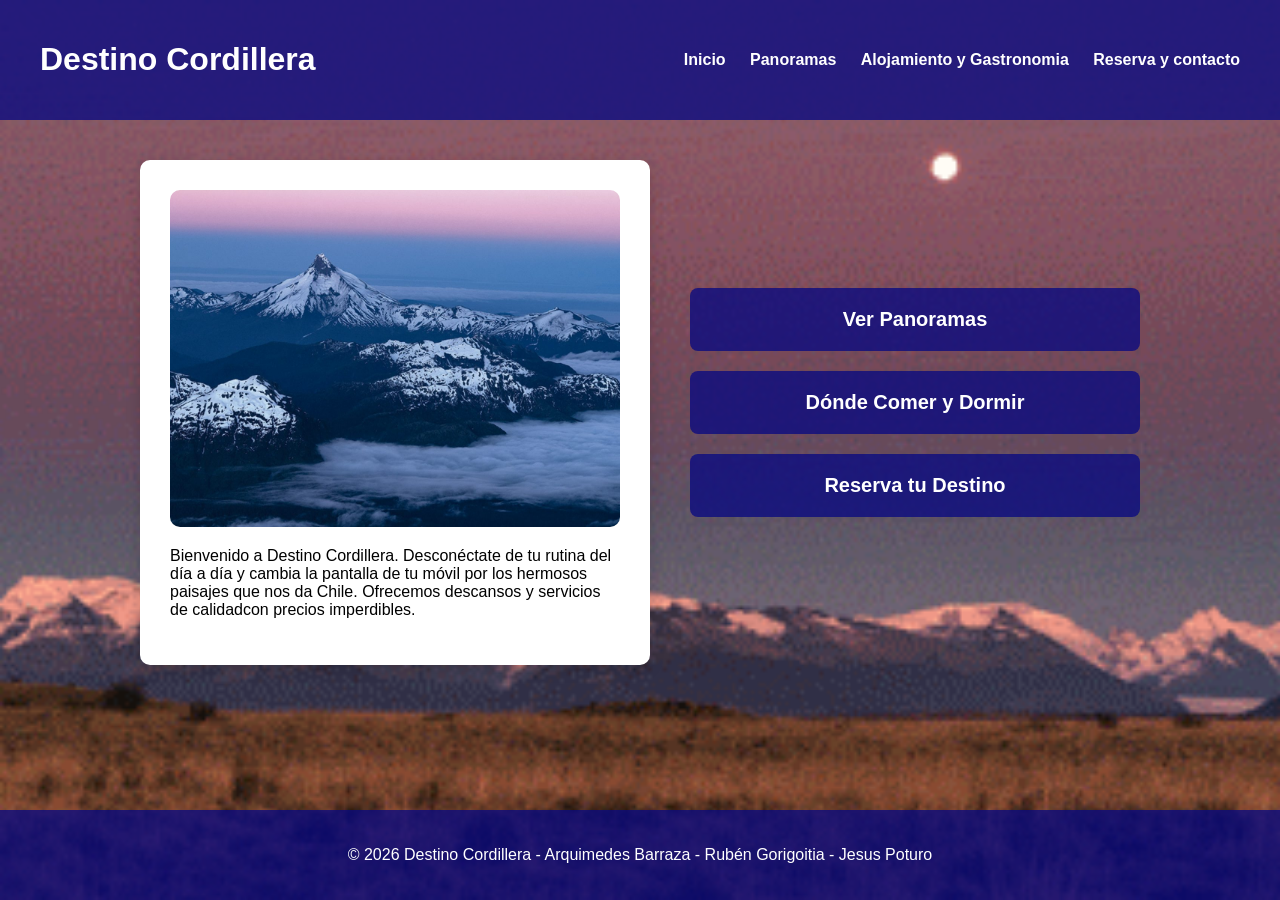
<file: index.html>
<!doctype html>
<html lang="es">
  <head>
    <meta charset="UTF-8" />
    <meta name="viewport" content="width=device-width, initial-scale=1.0" />
    <title>Destino-Cordillera</title>
    <link rel="stylesheet" href="css/styles.css" />
  </head>

  <body>
    <header>
      <h1>Destino Cordillera</h1>
      <nav>
        <a href="index.html" class="enlace-menu activo">Inicio</a>
        <a href="panorama.html" class="enlace-menu">Panoramas</a>
        <a href="alojamiento-gastronomia.html" class="enlace-menu"
          >Alojamiento y Gastronomia</a
        >
        <a href="reserva-contacto.html" class="enlace-menu">
          Reserva y contacto</a
        >
      </nav>
    </header>
    <main>
      <section class="caja-presentacion">
        <img src="img/recursos/imagen-cordillera.jpg" alt="Hotel Chile" />
        <p>
          Bienvenido a Destino Cordillera. Desconéctate de tu rutina del día a
          día y cambia la pantalla de tu móvil por los hermosos paisajes que nos
          da Chile. Ofrecemos descansos y servicios de calidadcon precios
          imperdibles.
        </p>
      </section>
      <section class="caja-botones">
        <a href="panorama.html" class="boton-gigante">Ver Panoramas</a>
        <a href="alojamiento-gastronomia.html" class="boton-gigante"
          >Dónde Comer y Dormir</a
        >
        <a href="reserva-contacto.html" class="boton-gigante"
          >Reserva tu Destino</a
        >
      </section>
    </main>
    <footer>
      <p>
        &copy; 2026 Destino Cordillera - Arquimedes Barraza - Rubén Gorigoitia -
        Jesus Poturo
      </p>
    </footer>
  </body>
</html>
</file>
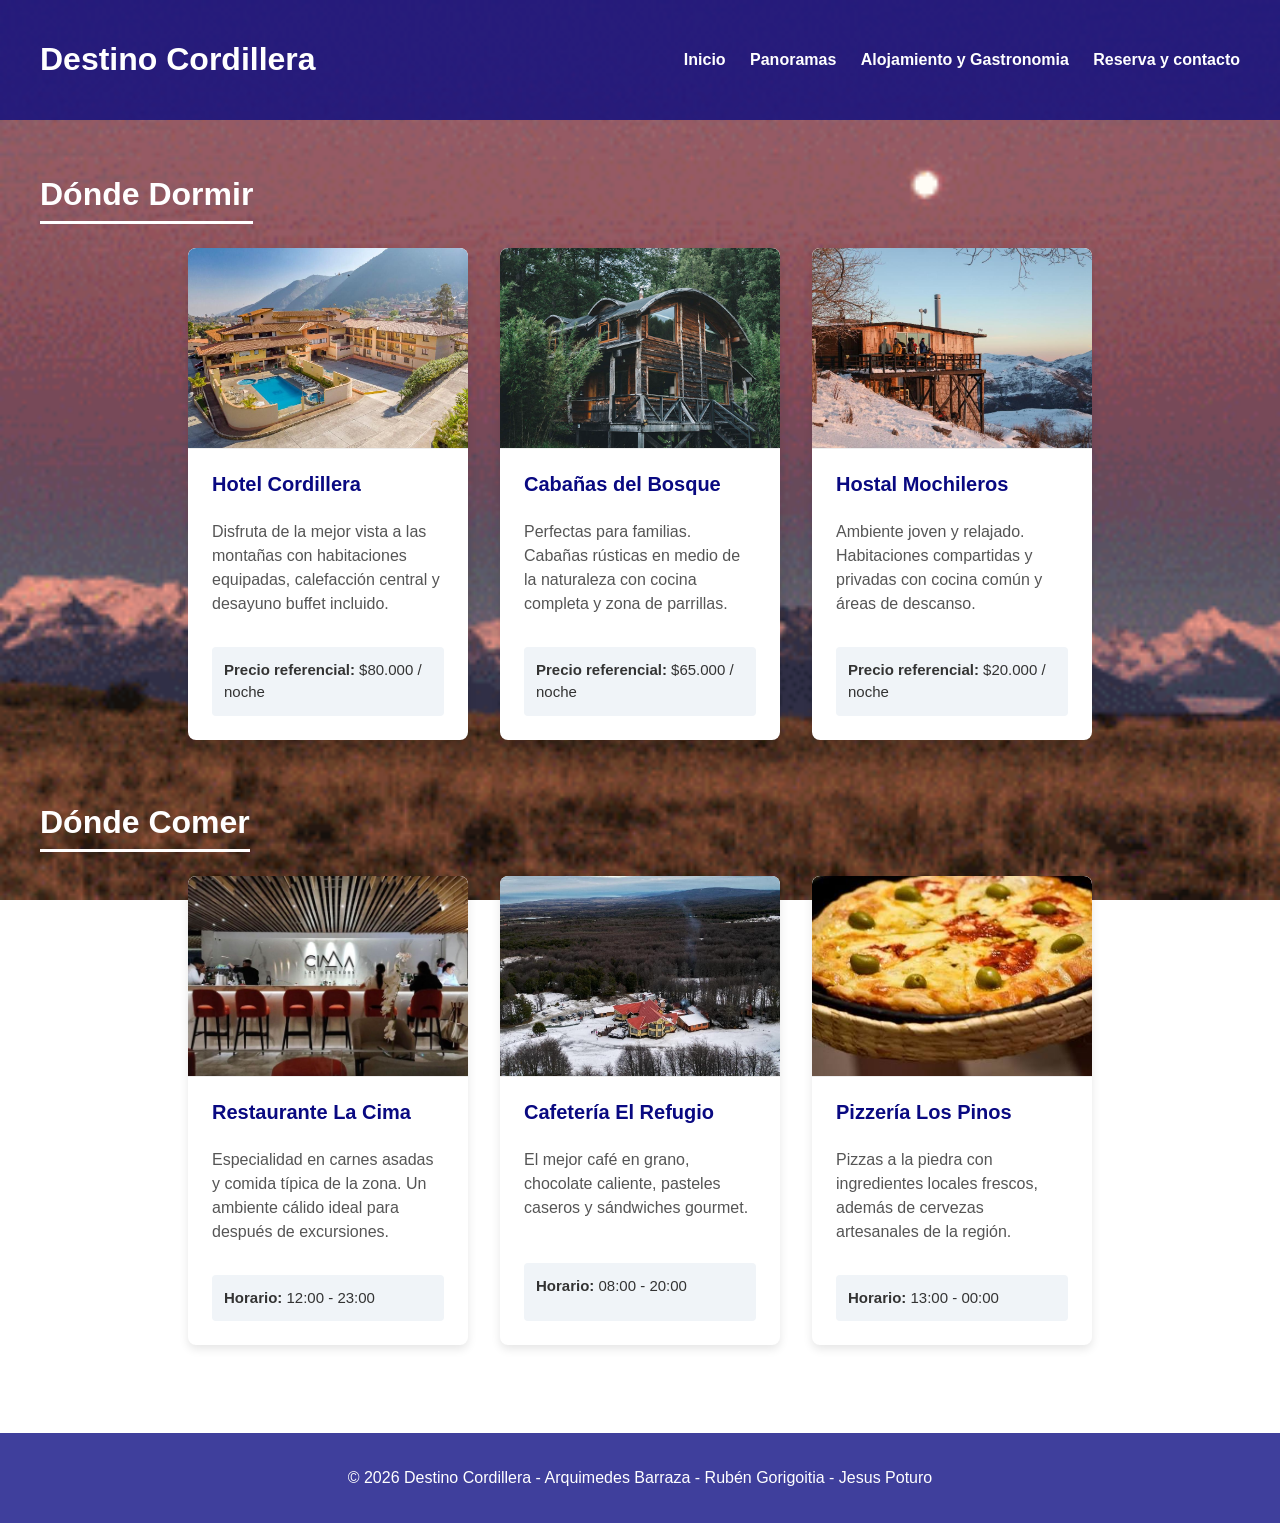
<file: alojamiento-gastronomia.html>
<!doctype html>
<html lang="es">
  <head>
    <meta charset="UTF-8" />
    <meta name="viewport" content="width=device-width, initial-scale=1.0" />
    <title>Alojamiento y Gastronomía - Destino Cordillera</title>
    <link rel="stylesheet" href="css/styles.css" />
  </head>

  <body>
    <header>
      <h1>Destino Cordillera</h1>
      <nav>
        <a href="index.html" class="enlace-menu">Inicio</a>
        <a href="panorama.html" class="enlace-menu">Panoramas</a>
        <a href="alojamiento-gastronomia.html" class="enlace-menu activo"
          >Alojamiento y Gastronomia</a
        >
        <a href="reserva-contacto.html" class="enlace-menu"
          >Reserva y contacto</a
        >
      </nav>
    </header>

    <main class="main-alojamiento">
      <h2 class="titulo-seccion">Dónde Dormir</h2>
      <section class="contenedor-tarjetas">
        <article class="tarjeta-info">
          <img src="img/recursos/hotel.jpg" alt="Hotel Cordillera" />
          <div class="contenido-tarjeta">
            <h3>Hotel Cordillera</h3>
            <p>
              Disfruta de la mejor vista a las montañas con habitaciones
              equipadas, calefacción central y desayuno buffet incluido.
            </p>
            <p><strong>Precio referencial:</strong> $80.000 / noche</p>
          </div>
        </article>

        <article class="tarjeta-info">
          <img src="img/recursos/cabanasbosque.jpg" alt="Cabañas del Bosque" />
          <div class="contenido-tarjeta">
            <h3>Cabañas del Bosque</h3>
            <p>
              Perfectas para familias. Cabañas rústicas en medio de la
              naturaleza con cocina completa y zona de parrillas.
            </p>
            <p><strong>Precio referencial:</strong> $65.000 / noche</p>
          </div>
        </article>

        <article class="tarjeta-info">
          <img src="img/recursos/mochileros.jpg" alt="Hostal Mochileros" />
          <div class="contenido-tarjeta">
            <h3>Hostal Mochileros</h3>
            <p>
              Ambiente joven y relajado. Habitaciones compartidas y privadas con
              cocina común y áreas de descanso.
            </p>
            <p><strong>Precio referencial:</strong> $20.000 / noche</p>
          </div>
        </article>
      </section>

      <h2 class="titulo-seccion">Dónde Comer</h2>
      <section class="contenedor-tarjetas">
        <article class="tarjeta-info">
          <img src="img/recursos/lacima.jpg" alt="Restaurante La Cima" />
          <div class="contenido-tarjeta">
            <h3>Restaurante La Cima</h3>
            <p>
              Especialidad en carnes asadas y comida típica de la zona. Un
              ambiente cálido ideal para después de excursiones.
            </p>
            <p><strong>Horario:</strong> 12:00 - 23:00</p>
          </div>
        </article>

        <article class="tarjeta-info">
          <img
            src="img/recursos/cafeteriarefugio.jpg"
            alt="Cafetería El Refugio"
          />
          <div class="contenido-tarjeta">
            <h3>Cafetería El Refugio</h3>
            <p>
              El mejor café en grano, chocolate caliente, pasteles caseros y
              sándwiches gourmet.
            </p>
            <p><strong>Horario:</strong> 08:00 - 20:00</p>
          </div>
        </article>

        <article class="tarjeta-info">
          <img src="img/recursos/pizza.jpg" alt="Pizzería Los Pinos" />
          <div class="contenido-tarjeta">
            <h3>Pizzería Los Pinos</h3>
            <p>
              Pizzas a la piedra con ingredientes locales frescos, además de
              cervezas artesanales de la región.
            </p>
            <p><strong>Horario:</strong> 13:00 - 00:00</p>
          </div>
        </article>
      </section>
    </main>

    <footer>
      <p>
        &copy; 2026 Destino Cordillera - Arquimedes Barraza - Rubén Gorigoitia -
        Jesus Poturo
      </p>
    </footer>
  </body>
</html>
</file>
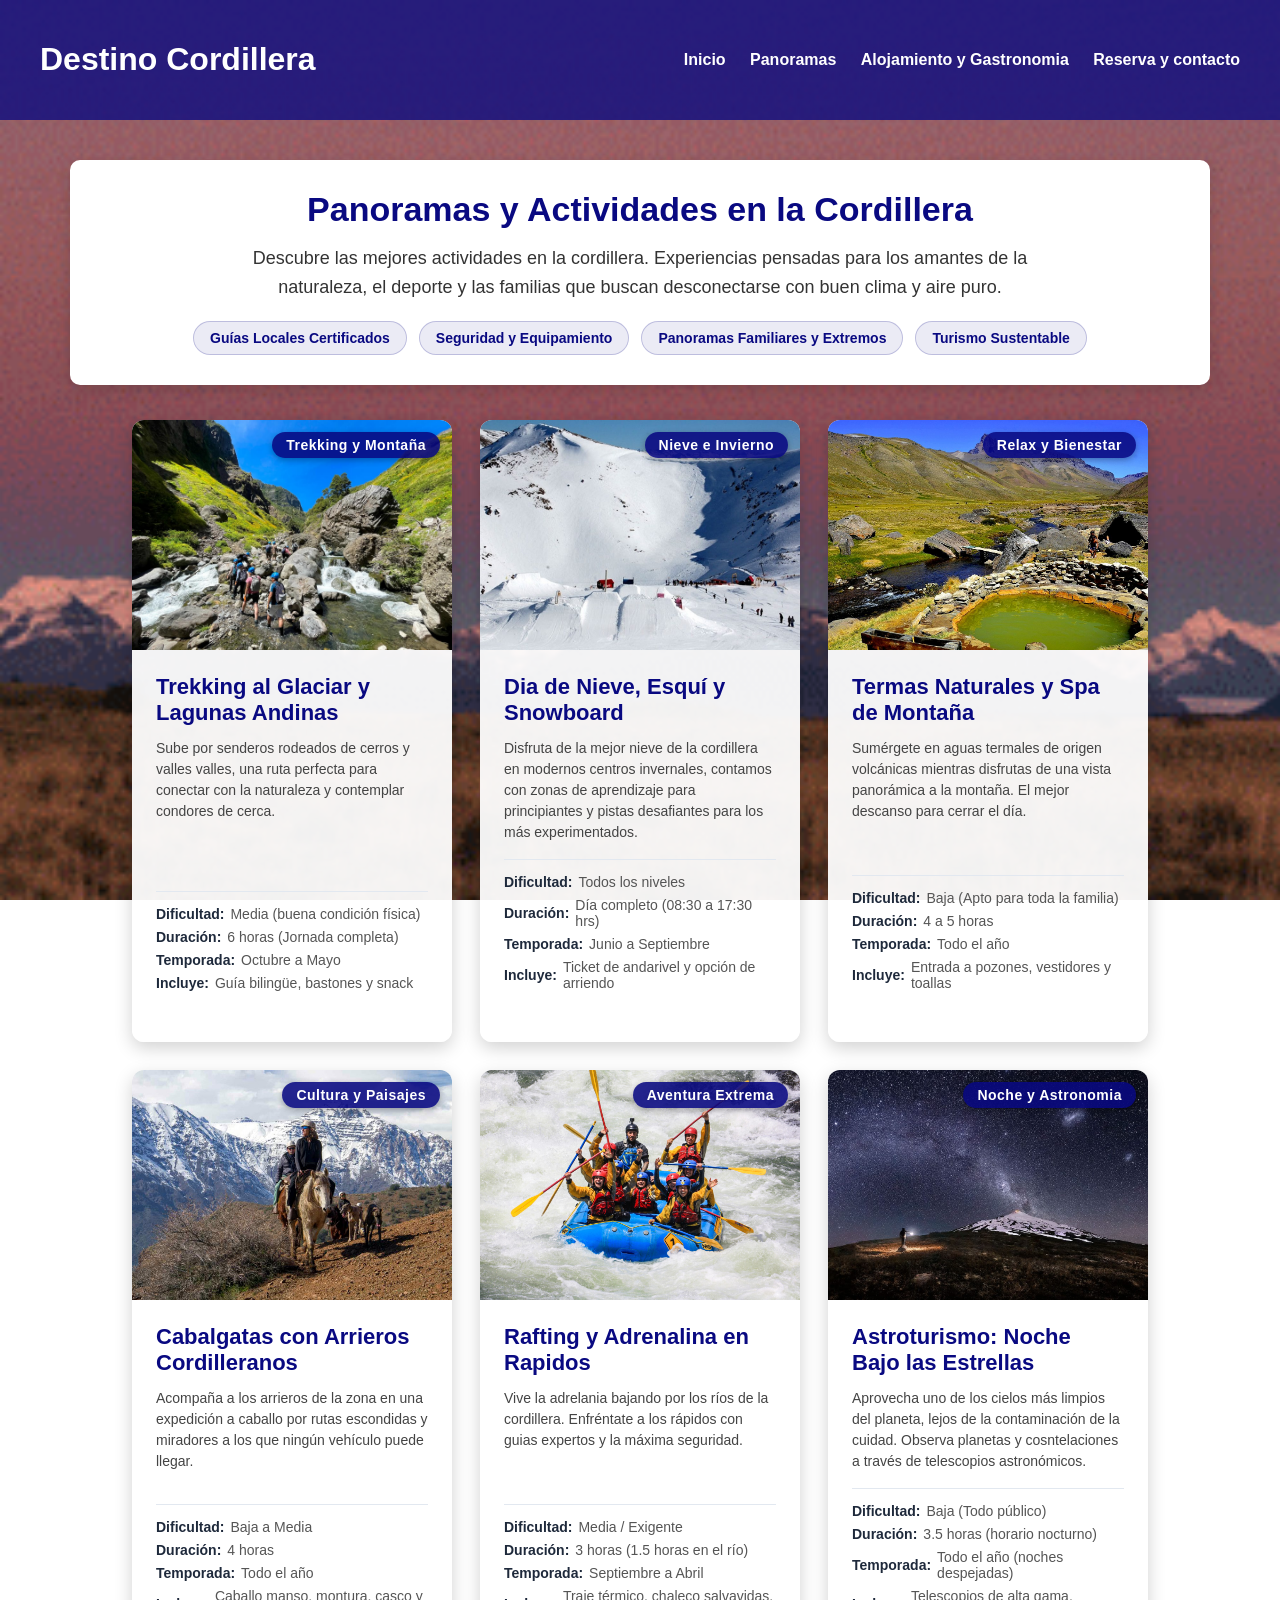
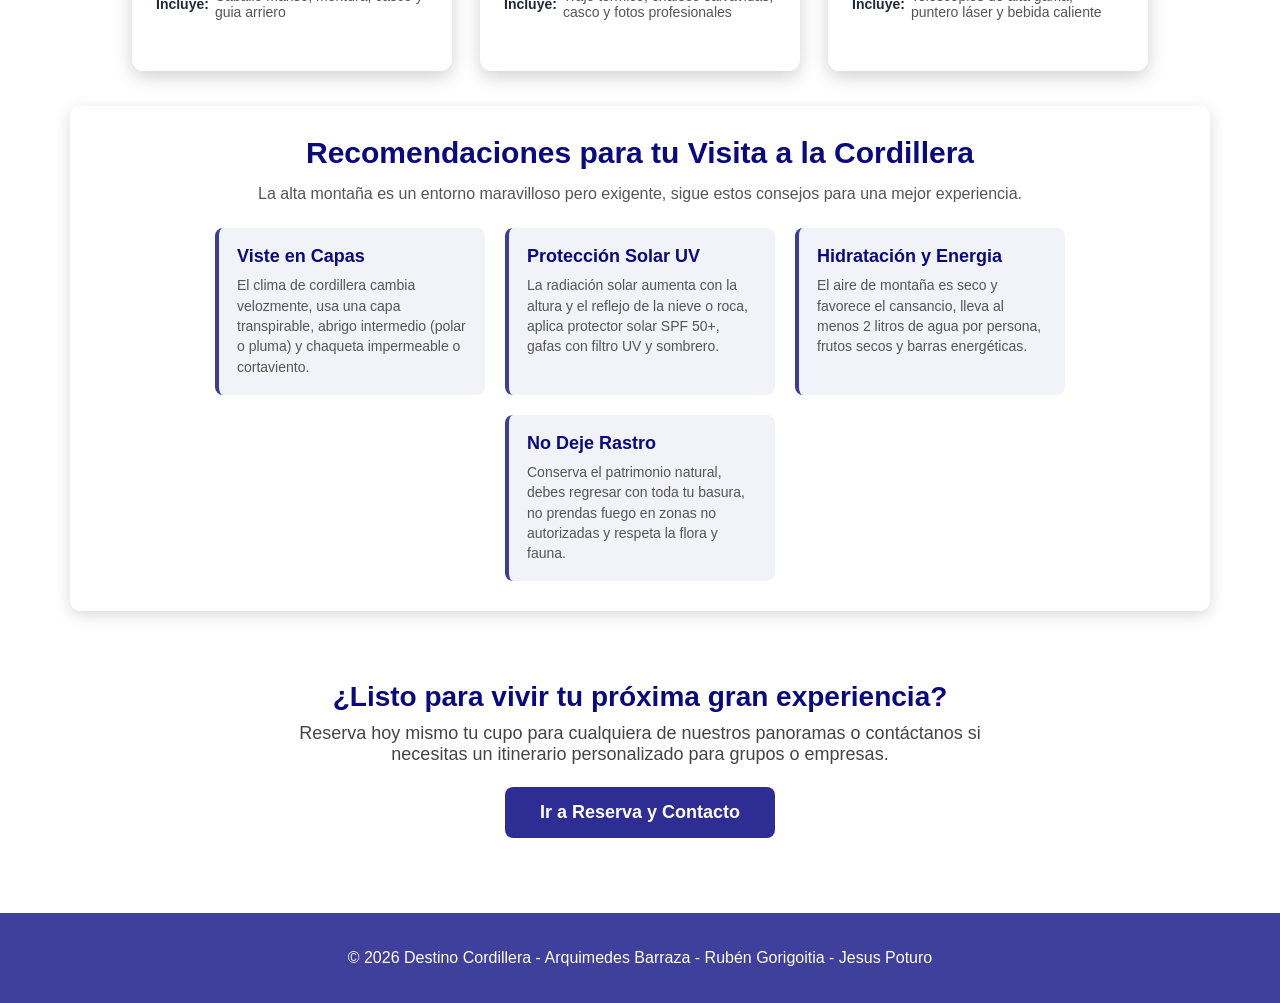
<file: panorama.html>
<!doctype html>
<html lang="es">
  <head>
    <meta charset="UTF-8" />
    <meta name="viewport" content="width=device-width, initial-scale=1.0" />
    <title>Panoramas y Actividades - Destino Cordillera</title>
    <link rel="stylesheet" href="css/styles.css" />
  </head>

  <body>
    <header>
      <h1>Destino Cordillera</h1>
      <nav>
        <a href="index.html" class="enlace-menu">Inicio</a>
        <a href="panorama.html" class="enlace-menu activo">Panoramas</a>
        <a href="alojamiento-gastronomia.html" class="enlace-menu"
          >Alojamiento y Gastronomia</a
        >
        <a href="reserva-contacto.html" class="enlace-menu"
          >Reserva y contacto</a
        >
      </nav>
    </header>

    <main class="main-panoramas">
      <section class="caja-presentacion banner-panoramas">
        <h2>Panoramas y Actividades en la Cordillera</h2>
        <p>
          Descubre las mejores actividades en la cordillera. Experiencias
          pensadas para los amantes de la naturaleza, el deporte y las familias
          que buscan desconectarse con buen clima y aire puro.
        </p>
        <div class="insignias-destacadas">
          <span class="insignia-pill"> Guías Locales Certificados</span>
          <span class="insignia-pill"> Seguridad y Equipamiento</span>
          <span class="insignia-pill"> Panoramas Familiares y Extremos</span>
          <span class="insignia-pill"> Turismo Sustentable</span>
        </div>
      </section>

      <section class="grilla-panoramas">
        <!-- Tarjeta 1: Trekking y Montaña -->
        <article class="tarjeta-panorama">
          <div class="tarjeta-img-contenedor">
            <img
              src="img/recursos/trekking.jpg"
              alt="Trekking en la cordillera de los Andes"
            />
            <span class="badge-categoria">Trekking y Montaña</span>
          </div>
          <div class="tarjeta-cuerpo">
            <h3>Trekking al Glaciar y Lagunas Andinas</h3>
            <p>
              Sube por senderos rodeados de cerros y valles valles, una ruta
              perfecta para conectar con la naturaleza y contemplar condores de
              cerca.
            </p>
            <ul class="detalles-actividad">
              <li>
                <strong>Dificultad:</strong> Media (buena condición física)
              </li>
              <li><strong>Duración:</strong> 6 horas (Jornada completa)</li>
              <li><strong>Temporada:</strong> Octubre a Mayo</li>
              <li><strong>Incluye:</strong> Guía bilingüe, bastones y snack</li>
            </ul>
          </div>
        </article>

        <!-- Tarjeta 2: Nieve y Esqui -->
        <article class="tarjeta-panorama">
          <div class="tarjeta-img-contenedor">
            <img
              src="img/recursos/esqui.jpg"
              alt="Esqui y snowboard en centro invernal cordillerano"
            />
            <span class="badge-categoria">Nieve e Invierno</span>
          </div>
          <div class="tarjeta-cuerpo">
            <h3>Dia de Nieve, Esquí y Snowboard</h3>
            <p>
              Disfruta de la mejor nieve de la cordillera en modernos centros
              invernales, contamos con zonas de aprendizaje para principiantes y
              pistas desafiantes para los más experimentados.
            </p>
            <ul class="detalles-actividad">
              <li><strong>Dificultad:</strong> Todos los niveles</li>
              <li>
                <strong>Duración:</strong> Día completo (08:30 a 17:30 hrs)
              </li>
              <li><strong>Temporada:</strong> Junio a Septiembre</li>
              <li>
                <strong>Incluye:</strong> Ticket de andarivel y opción de
                arriendo
              </li>
            </ul>
          </div>
        </article>

        <!-- Tarjeta 3: Termas -->
        <article class="tarjeta-panorama">
          <div class="tarjeta-img-contenedor">
            <img
              src="img/recursos/termas.jpg"
              alt="Pozones de aguas termales en la montaña"
            />
            <span class="badge-categoria">Relax y Bienestar</span>
          </div>
          <div class="tarjeta-cuerpo">
            <h3>Termas Naturales y Spa de Montaña</h3>
            <p>
              Sumérgete en aguas termales de origen volcánicas mientras
              disfrutas de una vista panorámica a la montaña. El mejor descanso
              para cerrar el día.
            </p>
            <ul class="detalles-actividad">
              <li>
                <strong>Dificultad:</strong> Baja (Apto para toda la familia)
              </li>
              <li><strong>Duración:</strong> 4 a 5 horas</li>
              <li><strong>Temporada:</strong> Todo el año</li>
              <li>
                <strong>Incluye:</strong> Entrada a pozones, vestidores y
                toallas
              </li>
            </ul>
          </div>
        </article>

        <!-- Tarjeta 4: Cabalgata -->
        <article class="tarjeta-panorama">
          <div class="tarjeta-img-contenedor">
            <img
              src="img/recursos/cabalgata.jpg"
              alt="Cabalgatas tradicionales por valles cordilleranos"
            />
            <span class="badge-categoria">Cultura y Paisajes</span>
          </div>
          <div class="tarjeta-cuerpo">
            <h3>Cabalgatas con Arrieros Cordilleranos</h3>
            <p>
              Acompaña a los arrieros de la zona en una expedición a caballo por
              rutas escondidas y miradores a los que ningún vehículo puede
              llegar.
            </p>
            <ul class="detalles-actividad">
              <li><strong>Dificultad:</strong> Baja a Media</li>
              <li><strong>Duración:</strong> 4 horas</li>
              <li><strong>Temporada:</strong> Todo el año</li>
              <li>
                <strong>Incluye:</strong> Caballo manso, montura, casco y guia
                arriero
              </li>
            </ul>
          </div>
        </article>

        <!-- Tarjeta 5: Rafting -->
        <article class="tarjeta-panorama">
          <div class="tarjeta-img-contenedor">
            <img
              src="img/recursos/rafting.jpg"
              alt="Rafting en rápidos de río cordillerano"
            />
            <span class="badge-categoria">Aventura Extrema</span>
          </div>
          <div class="tarjeta-cuerpo">
            <h3>Rafting y Adrenalina en Rapidos</h3>
            <p>
              Vive la adrelania bajando por los ríos de la cordillera.
              Enfréntate a los rápidos con guias expertos y la máxima seguridad.
            </p>
            <ul class="detalles-actividad">
              <li><strong>Dificultad:</strong> Media / Exigente</li>
              <li><strong>Duración:</strong> 3 horas (1.5 horas en el río)</li>
              <li><strong>Temporada:</strong> Septiembre a Abril</li>
              <li>
                <strong>Incluye:</strong> Traje térmico, chaleco salvavidas,
                casco y fotos profesionales
              </li>
            </ul>
          </div>
        </article>

        <!-- Tarjeta 6: Astroturismo -->
        <article class="tarjeta-panorama">
          <div class="tarjeta-img-contenedor">
            <img
              src="img/recursos/astroturismo.jpg"
              alt="Observación astronomica bajo el cielo de la cordillera"
            />
            <span class="badge-categoria">Noche y Astronomia</span>
          </div>
          <div class="tarjeta-cuerpo">
            <h3>Astroturismo: Noche Bajo las Estrellas</h3>
            <p>
              Aprovecha uno de los cielos más limpios del planeta, lejos de la
              contaminación de la cuidad. Observa planetas y cosntelaciones a
              través de telescopios astronómicos.
            </p>
            <ul class="detalles-actividad">
              <li><strong>Dificultad:</strong> Baja (Todo público)</li>
              <li><strong>Duración:</strong> 3.5 horas (horario nocturno)</li>
              <li>
                <strong>Temporada:</strong> Todo el año (noches despejadas)
              </li>
              <li>
                <strong>Incluye:</strong> Telescopios de alta gama, puntero
                láser y bebida caliente
              </li>
            </ul>
          </div>
        </article>
      </section>

      <!-- Seccion de Consejos  -->
      <section class="caja-presentacion seccion-consejos">
        <h2>Recomendaciones para tu Visita a la Cordillera</h2>
        <p class="subtitulo-consejos">
          La alta montaña es un entorno maravilloso pero exigente, sigue estos
          consejos para una mejor experiencia.
        </p>
        <div class="grilla-consejos">
          <div class="tarjeta-consejo">
            <h4>Viste en Capas</h4>
            <p>
              El clima de cordillera cambia velozmente, usa una capa
              transpirable, abrigo intermedio (polar o pluma) y chaqueta
              impermeable o cortaviento.
            </p>
          </div>
          <div class="tarjeta-consejo">
            <h4>Protección Solar UV</h4>
            <p>
              La radiación solar aumenta con la altura y el reflejo de la nieve
              o roca, aplica protector solar SPF 50+, gafas con filtro UV y
              sombrero.
            </p>
          </div>
          <div class="tarjeta-consejo">
            <h4>Hidratación y Energia</h4>
            <p>
              El aire de montaña es seco y favorece el cansancio, lleva al menos
              2 litros de agua por persona, frutos secos y barras energéticas.
            </p>
          </div>
          <div class="tarjeta-consejo">
            <h4>No Deje Rastro</h4>
            <p>
              Conserva el patrimonio natural, debes regresar con toda tu basura,
              no prendas fuego en zonas no autorizadas y respeta la flora y
              fauna.
            </p>
          </div>
        </div>
      </section>

      <!-- Banner final de reserva -->
      <section class="banner-cta-final">
        <h3>¿Listo para vivir tu próxima gran experiencia?</h3>
        <p>
          Reserva hoy mismo tu cupo para cualquiera de nuestros panoramas o
          contáctanos si necesitas un itinerario personalizado para grupos o
          empresas.
        </p>
        <a href="reserva-contacto.html" class="boton-cta-contacto"
          >Ir a Reserva y Contacto</a
        >
      </section>
    </main>

    <footer>
      <p>
        &copy; 2026 Destino Cordillera - Arquimedes Barraza - Rubén Gorigoitia -
        Jesus Poturo
      </p>
    </footer>
  </body>
</html>
</file>
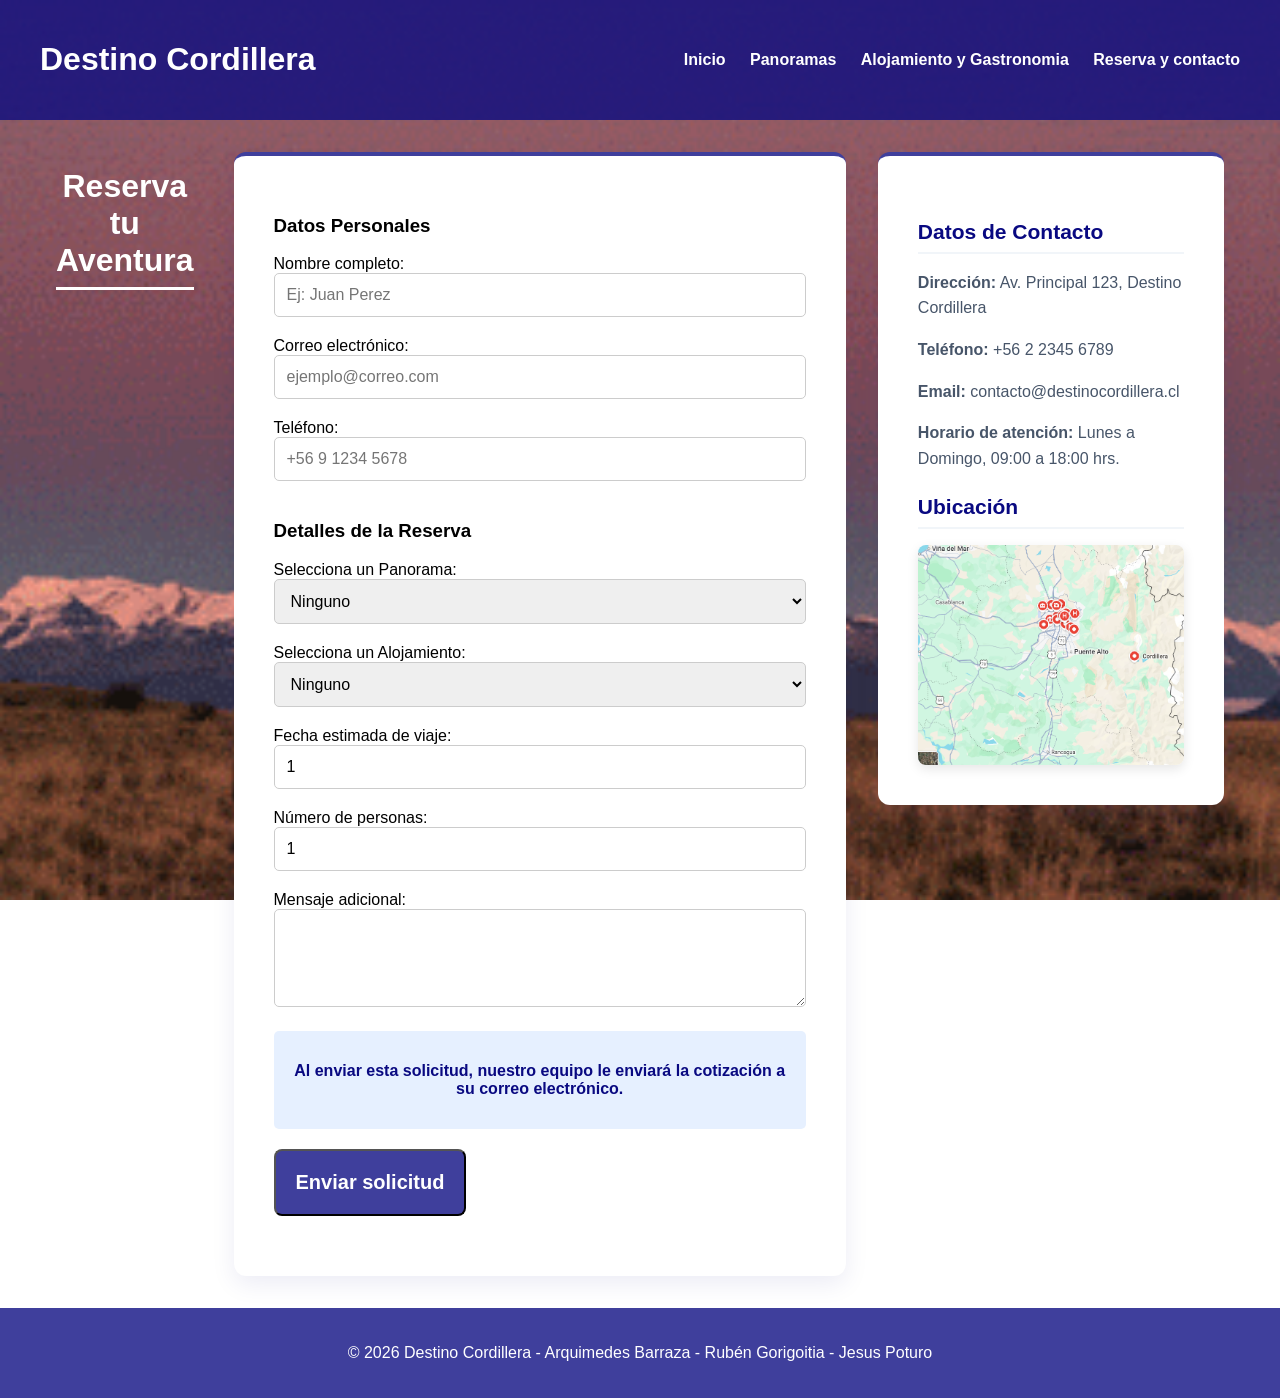
<file: reserva-contacto.html>
<!doctype html>
<html lang="es">
  <head>
    <meta charset="UTF-8" />
    <meta name="viewport" content="width=device-width, initial-scale=1.0" />
    <title>Reserva y Contacto - Destino Cordillera</title>
    <link rel="stylesheet" href="css/styles.css" />
  </head>

  <body>
    <header>
      <h1>Destino Cordillera</h1>
      <nav>
        <a href="index.html" class="enlace-menu">Inicio</a>
        <a href="panorama.html" class="enlace-menu">Panoramas</a>
        <a href="alojamiento-gastronomia.html" class="enlace-menu"
          >Alojamiento y Gastronomia</a
        >
        <a href="reserva-contacto.html" class="enlace-menu activo"
          >Reserva y contacto</a
        >
      </nav>
    </header>

    <main class="contenedor-contacto">
      <h2 class="titulo-seccion titulo-centro">Reserva tu Aventura</h2>
      <div class="columnas-contacto">
        <section class="seccion-formulario">
          <form action="#" method="GET" class="formulario-reserva">
            <h3>Datos Personales</h3>
            <label>Nombre completo:</label>
            <input
              type="text"
              class="caja-texto"
              placeholder="Ej: Juan Perez"
            />

            <label>Correo electrónico:</label>
            <input
              type="email"
              class="caja-texto"
              placeholder="ejemplo@correo.com"
            />

            <label>Teléfono:</label>
            <input
              type="tel"
              class="caja-texto"
              placeholder="+56 9 1234 5678"
            />

            <h3>Detalles de la Reserva</h3>
            <label>Selecciona un Panorama:</label>
            <select class="caja-texto">
              <option>Ninguno</option>
              <option>Trekking al Glaciar</option>
              <option>Día de Nieve y Esquí</option>
              <option>Termas Naturales</option>
            </select>

            <label>Selecciona un Alojamiento:</label>
            <select class="caja-texto">
              <option>Ninguno</option>
              <option>Hotel Cordillera</option>
              <option>Cabañas del Bosque</option>
            </select>

            <label>Fecha estimada de viaje:</label>
            <input type="number" class="caja-texto" min="1" value="1" />

            <label>Número de personas:</label>
            <input type="number" class="caja-texto" min="1" value="1" />

            <label>Mensaje adicional:</label>
            <textarea class="caja-texto" rows="4"></textarea>

            <div class="caja-mensaje-final">
              <p>
                Al enviar esta solicitud, nuestro equipo le enviará la
                cotización a su correo electrónico.
              </p>
            </div>

            <button type="submit" class="boton-gigante">
              Enviar solicitud
            </button>
          </form>
        </section>

        <section class="seccion-info-contacto">
          <h3>Datos de Contacto</h3>
          <p>
            <strong>Dirección:</strong> Av. Principal 123, Destino Cordillera
          </p>
          <p><strong>Teléfono:</strong> +56 2 2345 6789</p>
          <p><strong>Email:</strong> contacto@destinocordillera.cl</p>
          <p>
            <strong>Horario de atención:</strong> Lunes a Domingo, 09:00 a 18:00
            hrs.
          </p>

          <h3>Ubicación</h3>
          <div class="mapa-referencial">
            <img
              src="img/recursos/ubicacion.png"
              alt="Mapa de ubicación Destino Cordillera"
              style="width: 100%; border-radius: 8px"
            />
          </div>
        </section>
      </div>
    </main>

    <footer>
      <p>
        &copy; 2026 Destino Cordillera - Arquimedes Barraza - Rubén Gorigoitia -
        Jesus Poturo
      </p>
    </footer>
  </body>
</html>
</file>
<file: css/styles.css>
/* Estilo de la pagina principal */
body {
  margin: 0;
  padding: 0;
  font-family: Arial, Helvetica, sans-serif;
  background-image: url("../img/recursos/fondo.gif");
  background-size: cover;
  background-position: center;
  background-attachment: fixed;
  color: rgb(0, 0, 0);
  display: flex;
  flex-direction: column;
  min-height: 100vh;
}

header,
footer {
  background-color: rgba(9, 9, 129, 0.781);
  color: white;
  padding: 20px 40px;
}

header {
  display: flex;
  justify-content: space-between;
  align-items: center;
}

.enlace-menu {
  color: white;
  text-decoration: none;
  margin-left: 20px;
  font-weight: bold;
}

main {
  max-width: 1000px;
  margin: 40px auto;
  display: flex;
  gap: 40px;
}

main img {
  max-width: 100%;
  border-radius: 10px;
}

.caja-presentacion {
  flex: 1;
  background-color: rgb(255, 255, 255);
  padding: 30px;
  border-radius: 10px;
  box-shadow: 0 4px 15px rgba(0, 0, 0, 0.15);
}

.caja-botones {
  flex: 1;
  display: flex;
  flex-direction: column;
  justify-content: center;
}

.boton-gigante {
  display: block;
  background-color: rgba(9, 9, 129, 0.781);
  color: white;
  text-decoration: none;
  text-align: center;
  padding: 20px;
  margin-bottom: 20px;
  border-radius: 8px;
  font-weight: bold;
  font-size: 20px;
}

footer {
  text-align: center;
  margin-top: auto;
}

/* Estilo de la Pagina Panoramas */

main.main-panoramas {
  max-width: 1140px;
  width: 92%;
  display: flex;
  flex-direction: column;
  gap: 35px;
}

.banner-panoramas {
  text-align: center;
}

.banner-panoramas h2 {
  margin-top: 0;
  color: #090981;
  font-size: 34px;
  margin-bottom: 15px;
}

.banner-panoramas p {
  font-size: 18px;
  line-height: 1.6;
  color: #333;
  max-width: 850px;
  margin: 0 auto 20px auto;
}

.insignias-destacadas {
  display: flex;
  flex-wrap: wrap;
  justify-content: center;
  gap: 12px;
  margin-top: 15px;
}

.insignia-pill {
  background-color: rgba(9, 9, 129, 0.08);
  color: #090981;
  padding: 8px 16px;
  border-radius: 20px;
  font-size: 14px;
  font-weight: bold;
  border: 1px solid rgba(9, 9, 129, 0.2);
}

/* Grilla de Panoramas */
.grilla-panoramas {
  display: flex;
  flex-wrap: wrap;
  justify-content: center;
  gap: 28px;
}

.tarjeta-panorama {
  background-color: rgba(255, 255, 255, 0.94);
  border-radius: 12px;
  overflow: hidden;
  box-shadow: 0 6px 18px rgba(0, 0, 0, 0.18);
  display: flex;
  width: 320px;
  flex-direction: column;
}

.tarjeta-img-contenedor {
  position: relative;
  width: 100%;
  height: 230px;
  overflow: hidden;
}

.tarjeta-img-contenedor img {
  width: 100%;
  height: 100%;
  object-fit: cover;
  border-radius: 0;
  display: block;
}

.badge-categoria {
  position: absolute;
  top: 12px;
  right: 12px;
  background-color: rgba(9, 9, 129, 0.88);
  color: white;
  padding: 5px 14px;
  border-radius: 15px;
  font-size: 14px;
  font-weight: bold;
  letter-spacing: 0.5px;
  box-shadow: 0 2px 6px rgba(0, 0, 0, 0.3);
}

.tarjeta-cuerpo {
  padding: 24px;
  display: flex;
  flex-direction: column;
  flex-grow: 1;
}

.tarjeta-cuerpo h3 {
  margin: 0 0 12px 0;
  color: #090981;
  font-size: 22px;
}

.tarjeta-cuerpo p {
  margin: 0 0 16px 0;
  color: #444;
  line-height: 1.5;
  font-size: 14px;
  flex-grow: 1;
}

.detalles-actividad {
  list-style: none;
  padding: 0;
  margin: 0 0 20px 0;
  border-top: 1px solid #e2e8f0;
  padding-top: 14px;
  font-size: 14px;
  color: #555;
}

.detalles-actividad li {
  margin-bottom: 7px;
  display: flex;
  align-items: center;
  gap: 6px;
}

.detalles-actividad strong {
  color: #1e293b;
}

.boton-reserva-card {
  display: block;
  background-color: rgba(9, 9, 129, 0.85);
  color: white;
  text-align: center;
  text-decoration: none;
  padding: 13px;
  border-radius: 8px;
  font-weight: bold;
  font-size: 16px;
}

/* Sección de Recomendaciones / Consejos */
.seccion-consejos h2 {
  color: #090981;
  margin-top: 0;
  text-align: center;
  font-size: 30px;
  margin-bottom: 15px;
}

.seccion-consejos .subtitulo-consejos {
  text-align: center;
  color: #555;
  margin-top: 0;
  margin-bottom: 25px;
}

.grilla-consejos {
  display: flex;
  flex-wrap: wrap;
  justify-content: center;
  gap: 20px;
}

.tarjeta-consejo {
  background: rgba(9, 9, 129, 0.05);
  border-left: 4px solid rgba(9, 9, 129, 0.781);
  padding: 18px;
  border-radius: 8px;
  width: 230px;
}

.tarjeta-consejo h4 {
  margin: 0 0 8px 0;
  color: #090981;
  font-size: 18px;
}

.tarjeta-consejo p {
  margin: 0;
  color: #555;
  font-size: 14px;
  line-height: 1.45;
}

/* Banner CTA Final */
.banner-cta-final {
  text-align: center;
  background-color: rgba(255, 255, 255, 0.94);
  padding: 35px 25px;
  border-radius: 10px;
}

.banner-cta-final h3 {
  color: #090981;
  font-size: 28px;
  margin: 0 0 10px 0;
}

.banner-cta-final p {
  color: #444;
  font-size: 18px;
  max-width: 700px;
  margin: 0 auto 22px auto;
}

.boton-cta-contacto {
  display: inline-block;
  background-color: rgba(9, 9, 129, 0.85);
  color: white;
  text-decoration: none;
  padding: 15px 35px;
  border-radius: 8px;
  font-weight: bold;
  font-size: 18px;
}

/* Ajustar el tamaño para celulares */

@media (max-width: 850px) {
  header {
    flex-direction: column;
    text-align: center;
    gap: 15px;
    padding: 20px;
  }

  nav {
    display: flex;
    flex-wrap: wrap;
    justify-content: center;
    gap: 10px;
  }

  .enlace-menu {
    margin: 0 8px;
  }

  main {
    flex-direction: column;
    margin: 25px auto;
    width: 92%;
  }
}

/* Estilo de Pagina Reserva y Contacto */

.contenedor-contacto {
  padding: 32px 16px;
  max-width: 1200px;
  margin: 0 auto;
  width: 100%;
  box-sizing: border-box;
}

.columnas-contacto {
  display: flex;
  flex-direction: column;
  gap: 32px;
}

.titulo-centro {
  text-align: center;
  margin-bottom: 32px;
}

.seccion-formulario,
.seccion-info-contacto {
  background-color: #ffffff;
  padding: 40px;
  border-radius: 12px;
  box-shadow: 0 8px 24px rgba(9, 9, 129, 0.08);
  border-top: 4px solid rgba(9, 9, 129, 0.781);
}

.formulario-basico {
  background-color: #f8fafc;
  padding: 30px;
  border-radius: 8px;
  border: 1px solid #cbd6e1;
}

.formulario-basico h3 {
  color: #090981;
  border-bottom: 2px solid #cbd5e1;
  padding-bottom: 10px;
  margin-bottom: 20px;
  margin-top: 20px;
}

.formulario-basico label {
  display: block;
  font-weight: bold;
  margin-bottom: 8px;
  color: #333;
}

.caja-texto {
  width: 100%;
  padding: 12px;
  margin-bottom: 20px;
  border: 1px solid #ccc;
  border-radius: 5px;
  font-family: inherit;
  font-size: 16px;
  box-sizing: border-box;
}

.caja-mensaje-final {
  background-color: #e6f0ff;
  padding: 15px;
  border-radius: 5px;
  margin-bottom: 20px;
  text-align: center;
  color: #090981;
  font-weight: bold;
}

.seccion-info-contacto h3 {
  color: #090981;
  margin-top: 24px;
  margin-bottom: 16px;
  font-size: 21px;
  border-bottom: 2px solid #f1f5f9;
  padding-bottom: 8px;
}

.seccion-info-contacto p {
  margin-bottom: 12px;
  color: #475569;
  line-height: 1.6;
}

.mapa-referencial img {
  display: block;
  margin-top: 16px;
  border-radius: 8px;
  box-shadow: 0 4px 12px rgba(0, 0, 0, 0.1);
}

/* Tamaño para pantallas grandes */
@media (min-width: 850px) {
  .columnas-contacto {
    flex-direction: row;
    align-items: flex-start;
  }

  .seccion-formulario {
    flex: 2;
  }

  .seccion-info-contacto {
    flex: 1;
  }
}

/* Estilo de Pagina Alojamiento y Gastronomia */

.main-alojamiento {
  display: flex;
  flex-direction: column;
  max-width: 1200px;
  margin: 40px auto;
  padding: 0 20px;
  gap: 0;
  width: 100%;
}

.seccion-alojamiento,
.seccion-gastronomia {
  width: 100%;
}

.titulo-seccion {
  color: white;
  font-size: 32px;
  margin-bottom: 24px;
  margin-top: 16px;
  border-bottom: 3px solid white;
  padding-bottom: 8px;
  display: inline-block;
  align-self: flex-start;
}

.contenedor-tarjetas {
  display: flex;
  flex-wrap: wrap;
  justify-content: center;
  gap: 32px;
  margin-bottom: 48px;
  width: 100%;
}

.tarjeta-info {
  background-color: white;
  border-radius: 8px;
  overflow: hidden;
  box-shadow: 0 4px 10px rgba(0, 0, 0, 0.1);
  display: flex;
  width: 280px;
  flex-direction: column;
}

.tarjeta-info img {
  width: 100%;
  height: 200px;
  object-fit: cover;
  border-bottom: 1px solid #eee;
  border-radius: 8px 8px 0 0;
}

.contenido-tarjeta {
  padding: 24px;
  display: flex;
  flex-direction: column;
  flex-grow: 1;
}

.contenido-tarjeta h3 {
  color: #090981;
  margin-top: 0;
  margin-bottom: 8px;
  font-size: 20px;
}

.contenido-tarjeta p {
  color: #555;
  line-height: 1.5;
  margin-bottom: 16px;
  flex-grow: 1;
}

.contenido-tarjeta p:last-child {
  margin-bottom: 0;
  font-size: 15px;
  background-color: #f0f4f8;
  padding: 12px;
  border-radius: 4px;
  color: #333;
}
</file>
